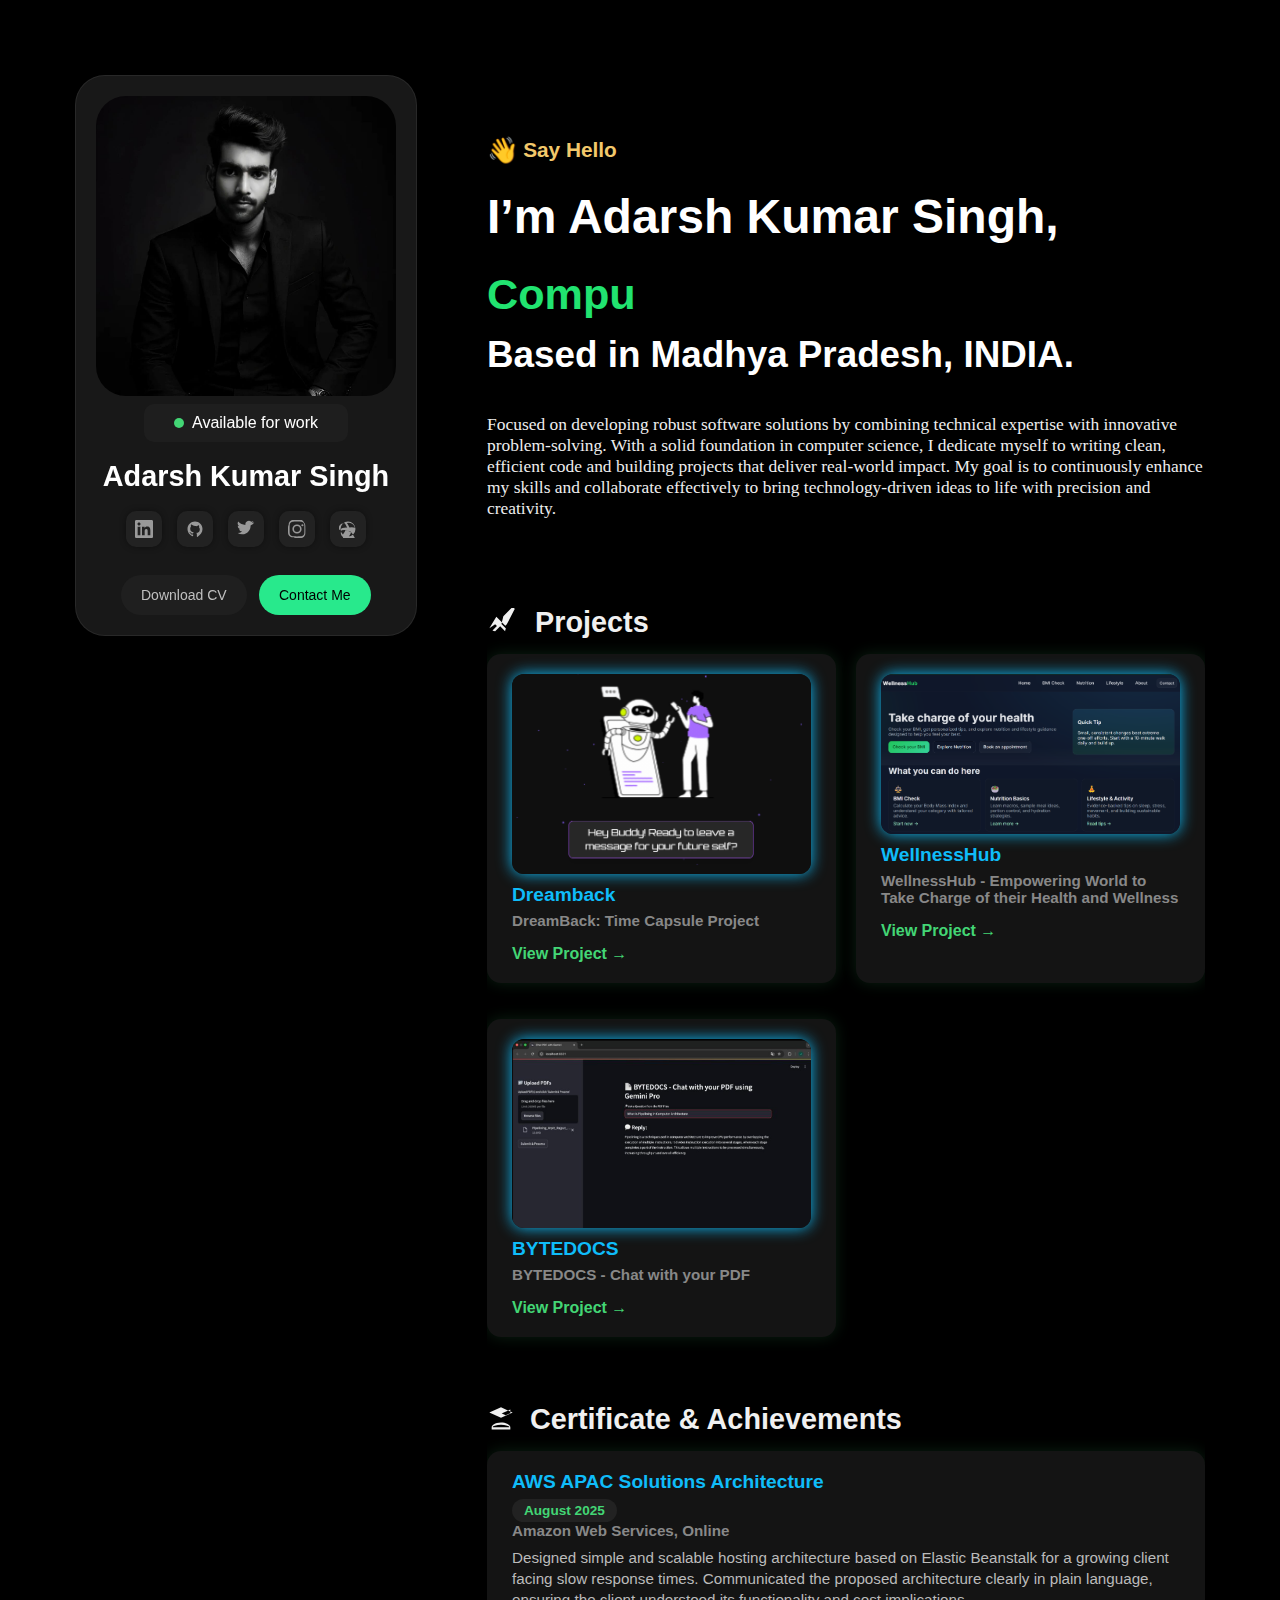
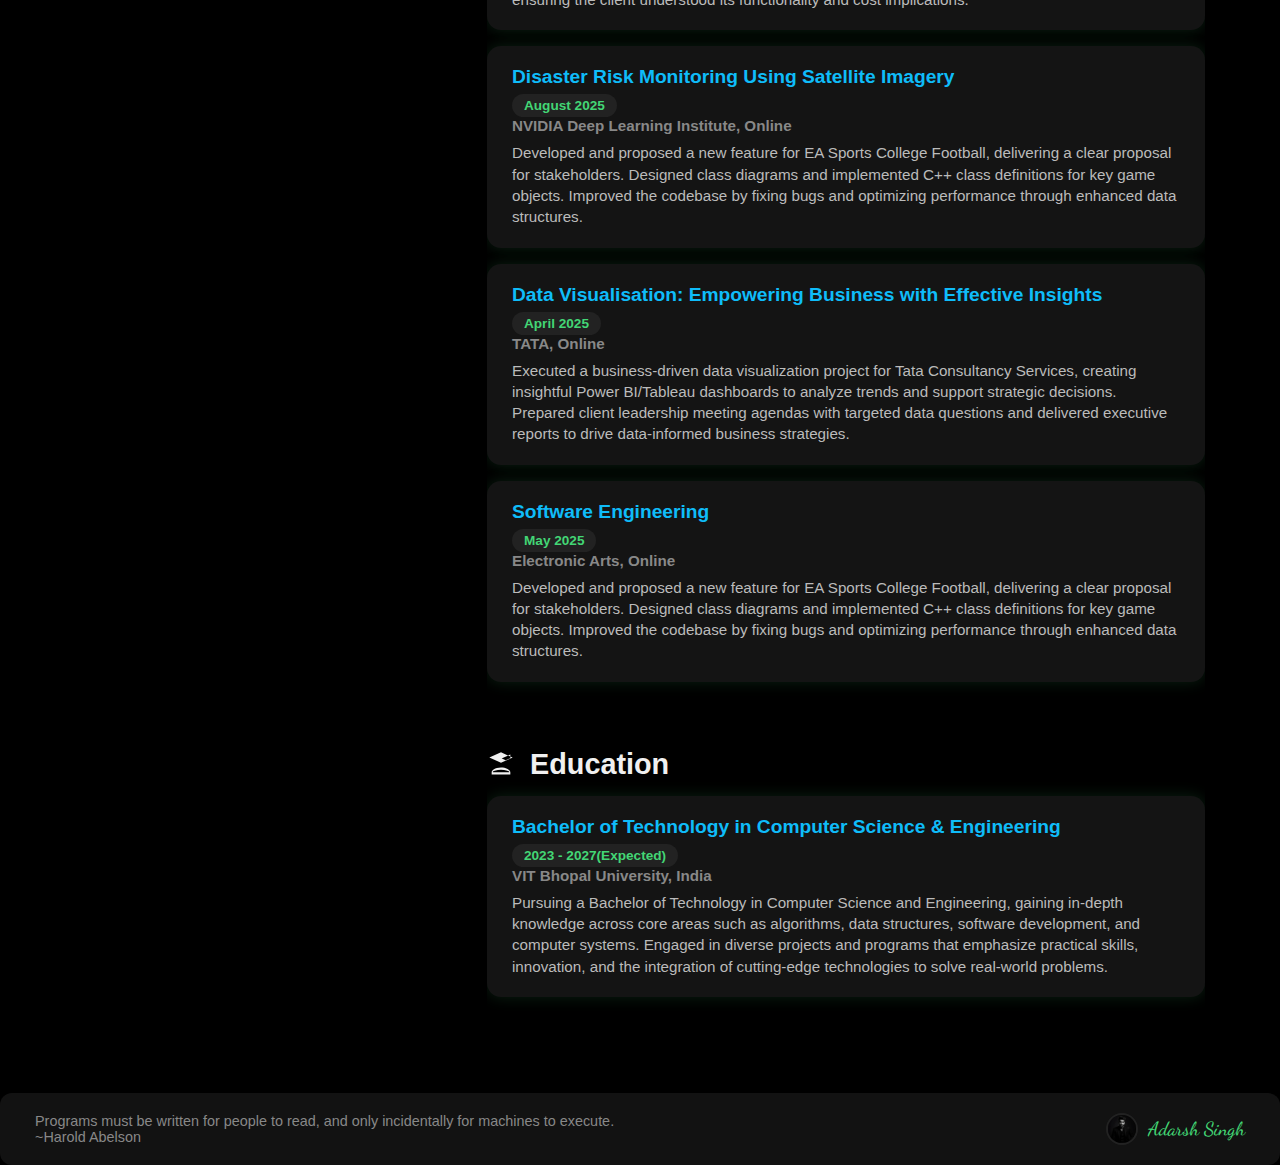
<file: index.html>
<!DOCTYPE html>
<html lang="en">
<head>
  <meta charset="UTF-8" />
  <meta name="viewport" content="width=device-width, initial-scale=1" />
  <title> Adarsh Kumar Singh | Portfolio</title>
  <link href="https://fonts.googleapis.com/css2?family=Dancing+Script&family=Inter:wght@400;600&display=swap" rel="stylesheet" />
  <link href="./Portfoliostyle.css" rel="stylesheet"> 
</head>
<body>

  <div class="container">

    <!-- Left Sidebar -->
    <aside class="sidebar" role="complementary" aria-label="Profile sidebar">
      <img src="./assets/trial1.jpg" alt="Adarsh Kumar Singh" class="profile-pic" />
      <div class="availability" aria-label="Work availability">
        <span class="availability-dot"></span> Available for work
      </div>
      <h1 class="name">Adarsh Kumar Singh</h1>
      <nav class="social-links" aria-label="Social media links">
        <a href="https://www.linkedin.com/in/adarsh-singh-a8b681281" aria-label="LinkedIn" target="_blank" rel="noopener noreferrer">
          <svg width="24" height="24" viewBox="0 0 24 24" fill="currentColor"><path d="M20.447 20.452h-3.554v-5.569c0-1.328-.027-3.037-1.852-3.037-1.853 0-2.136 1.445-2.136 2.939v5.667H9.351V9h3.414v1.561h.046c.477-.9 1.637-1.85 3.37-1.85 3.601 0 4.267 2.37 4.267 5.455v6.286zM5.337 7.433c-1.144 0-2.063-.926-2.063-2.065 0-1.138.92-2.063 2.063-2.063 1.14 0 2.064.925 2.064 2.063 0 1.139-.925 2.065-2.064 2.065zm1.782 13.019H3.555V9h3.564v11.452zM22.225 0H1.771C.792 0 0 .774 0 1.729v20.542C0 23.227.792 24 1.771 24h20.451C23.2 24 24 23.227 24 22.271V1.729C24 .774 23.2 0 22.222 0h.003z"/></svg>
        </a>
        <a href="https://github.com/Adarsh0414" aria-label="GitHub" target="_blank" rel="noopener noreferrer">
          <svg width="24" height="24" viewBox="0 0 24 24" fill="currentColor"><path d="M12 2C6.477 2 2 6.484 2 12.012c0 4.418 2.865 8.167 6.839 9.489.5.092.682-.217.682-.482 0-.237-.009-.868-.014-1.703-2.782.605-3.369-1.343-3.369-1.343-.454-1.155-1.11-1.464-1.11-1.464-.908-.62.069-.607.069-.607 1.004.07 1.532 1.036 1.532 1.036.893 1.532 2.341 1.089 2.91.834.092-.647.349-1.089.636-1.34-2.221-.253-4.555-1.113-4.555-4.951 0-1.091.39-1.984 1.029-2.683-.103-.253-.447-1.272.098-2.65 0 0 .84-.27 2.75 1.025A9.563 9.563 0 0 1 12 7.845c.85.004 1.705.115 2.505.338 1.908-1.296 2.747-1.025 2.747-1.025.546 1.378.202 2.397.1 2.65.64.699 1.029 1.592 1.029 2.683 0 3.847-2.337 4.695-4.566 4.944.359.31.678.921.678 1.857 0 1.34-.013 2.421-.013 2.749 0 .268.18.579.688.48C19.138 20.175 22 16.426 22 12.012 22 6.484 17.523 2 12 2z"/></svg>
        </a>
        <a href="https://x.com/AdarshSingh369" aria-label="Twitter" target="_blank" rel="noopener noreferrer">
          <svg width="24" height="24" viewBox="0 0 24 24" fill="currentColor"><path d="M23 3a10.9 10.9 0 0 1-3.14.86 4.48 4.48 0 0 0 2-2.48 9.09 9.09 0 0 1-2.88 1.1 4.52 4.52 0 0 0-7.71 4.13A12.83 12.83 0 0 1 1.67 2.15a4.48 4.48 0 0 0 1.4 6.04 4.5 4.5 0 0 1-2.05-.56v.06a4.52 4.52 0 0 0 3.62 4.42 4.5 4.5 0 0 1-2.04.08 4.51 4.51 0 0 0 4.2 3.12 9.43 9.43 0 0 1-5.83 2.01 11 11 0 0 0 6 1.76c7.18 0 11.12-6 11.12-11.12 0-.17-.01-.35-.02-.52A7.78 7.78 0 0 0 23 3z"/></svg>
        </a>
        <a href="https://www.instagram.com/_adarsh.369_/?show_story_unavailable=1" aria-label="Instagram" target="_blank" rel="noopener noreferrer" tabindex="0">
          <svg width="24" height="24" viewBox="0 0 24 24" fill="currentColor"><path d="M12 2.163c3.204 0 3.584.012 4.85.07 1.366.062 2.633.34 3.608 1.314.976.975 1.254 2.243 1.316 3.608.058 1.266.069 1.646.069 4.85s-.012 3.584-.07 4.85c-.062 1.365-.34 2.633-1.314 3.608-.975.976-2.242 1.254-3.608 1.316-1.266.058-1.646.069-4.85.069s-3.584-.012-4.85-.07c-1.365-.062-2.633-.34-3.608-1.314-.976-.975-1.254-2.243-1.316-3.608C2.175 15.734 2.163 15.354 2.163 12s.012-3.584.07-4.85c.062-1.365.34-2.633 1.314-3.608.975-.974 2.242-1.252 3.608-1.314C8.416 2.175 8.796 2.163 12 2.163zm0-2.163C8.737 0 8.333.013 7.053.072c-1.675.077-3.18.534-4.402 1.756-1.223 1.223-1.68 2.727-1.756 4.402C.013 8.333 0 8.737 0 12c0 3.263.013 3.667.072 4.947.077 1.675.534 3.18 1.756 4.402 1.223 1.223 2.727 1.68 4.402 1.756C8.333 23.987 8.737 24 12 24c3.263 0 3.667-.013 4.947-.072 1.675-.077 3.18-.534 4.402-1.756 1.223-1.223 1.68-2.727 1.756-4.402.059-1.28.072-1.684.072-4.947 0-3.263-.013-3.667-.072-4.947-.077-1.675-.534-3.18-1.756-4.402C20.13.606 18.625.149 16.95.072 15.669.013 15.263 0 12 0zm0 5.838a6.162 6.162 0 1 0 0 12.324 6.162 6.162 0 0 0 0-12.324zm0 10.162A3.999 3.999 0 1 1 12 8a3.999 3.999 0 0 1 0 7.999zm7.21-10.406a1.44 1.44 0 1 0 0 2.88 1.44 1.44 0 0 0 0-2.88z"/></svg>
        </a>
        <a href="#" aria-label="Dribbble" target="_blank" rel="noopener noreferrer">
          <svg width="24" height="24" viewBox="0 0 24 24" fill="currentColor"><path d="M12 2.04a9.96 9.96 0 1 0 9.96 9.96A9.97 9.97 0 0 0 12 2.04zm6.694 3.978a7.013 7.013 0 0 1 2.482 4.17 15.897 15.897 0 0 0-7.3-.198 31.586 31.586 0 0 0-3.3-5.9 7.893 7.893 0 0 1 8.117 1.928zm-11.004-1.715a30.468 30.468 0 0 1 3.286 5.896 16.88 16.88 0 0 0-11.02 3.106 7.034 7.034 0 0 1 7.734-9.002zm-4.23 9.513a13.62 13.62 0 0 1 12.7 2.763 24.95 24.95 0 0 1-3.9 6.5 7.021 7.021 0 0 1-8.776-1.99 6.97 6.97 0 0 1-.018-7.3zm1.965 5.29a21.46 21.46 0 0 0 3.39-5.77 33.8 33.8 0 0 1 6.49 2.106 27.55 27.55 0 0 1 5.682 8.2 6.983 6.983 0 0 1-15.562-4.53z"/></svg>
        </a>
      </nav>
      <div class="btn-group" role="group" aria-label="Profile actions">
        <a href="Adarsh Kumar Singh_Resume.pdf" download class="btn">Download CV</a>
        <a href="mailto:02adarshrajput@gmail.com" class="btn btn-primary">Contact Me</a>
      </div>
    </aside>

    <!-- Right Content -->
    <main class="content" role="main" aria-label="Main content">

      <!-- About Section -->
    <section id="about" tabindex="0" aria-labelledby="about-title">
        <h2 class="section-title" id="about-title" style="display: flex; align-items: center; gap: 0.2em; color: #f2c86b; font-size: 1.3rem; margin-bottom: 1.2em; margin-top: 2.9em;">
          <span role="img" aria-label="Waving Hand" style="font-size: 1.6rem;">👋</span>
          Say Hello
        </h2>
        <div style="line-height: 1.12; margin-bottom: 0.8em; max-width: 700px;">
          <span style="font-size: 3rem; font-weight: 700; color: #fff;">I’m Adarsh Kumar Singh,</span><br>
        </div>
        <div id="dynamic-job-container" style="width: 700px; text-align: left; margin-bottom: 1em;margin-top: 1.8em;">
          <span id="dynamic-job-title" style="font-size: 2.7rem; font-weight: 700; color: #21e370; transition: opacity 0.5s ease; white-space: nowrap; display: inline-block;">Graphics Designer</span><br>
        </div>
        <div>
        <span style="font-size: 2.3rem; font-weight: 700; color: #fff;">Based in Madhya Pradesh, INDIA.</span>
        </div>
        <p style="font-size:1.09rem; color:#eee; margin-bottom:2.1em; font-weight: 400; max-width: 990px; margin-top: 2.2em; font-family:Georgia, 'Times New Roman', Times, serif;">
        Focused on developing robust software solutions by combining technical expertise with innovative problem-solving. With a solid foundation in computer science, I dedicate myself to writing clean, efficient code and building projects that deliver real-world impact. My goal is to continuously enhance my skills and collaborate effectively to bring technology-driven ideas to life with precision and creativity.
        </p>
    </section>


      <!-- Projects -->
      <section id="projects" tabIndex="0" aria-labelledby="projects-title">
        <h2 class="section-title" id="projects-title">
          <svg viewBox="0 0 24 24" width="28" height="28" fill="currentColor" style="margin-right:8px;">
            <path d="M2 17.4L7 14l1.5 1.5-3.8 3.8c.7.4 1.5.6 2.3.7l4.3-4.3 4.2 4.2c.1-.8.4-1.6.7-2.3l-3.8-3.8L14 7l7.4-7.4c.4-.4 1-.4 1.4 0l.6.6c.4.4.4 1 0 1.4L17 14l-1.3 1.3-7.7-7.7L2 17.4z"/>
          </svg>
          Projects
        </h2>

        <div class="projects-grid">
          <article class="project-item" aria-label="Dreamback">
            <img src="./assets/image.png" alt="Dreamback Project Screenshot" />
            <h3 class="project-title">Dreamback</h3>
            <div class="project-category">DreamBack: Time Capsule Project</div>
            <a href="https://dreamback.vercel.app/" target="_blank" class="project-link" rel="noopener">View Project →</a>
          </article>
          <article class="project-item" aria-label="wellnessHub">
            <img src="./assets/WellnessHub.png" alt="wellnessHub Project Screenshot" />
            <h3 class="project-title">WellnessHub</h3>
            <div class="project-category">WellnessHub - Empowering World to Take Charge of their Health and Wellness</div>
            <a href="https://adarsh0414.github.io/WellnessHub/" target="_blank" class="project-link" rel="noopener">View Project →</a>
          </article>
          <article class="project-item" aria-label="BYTEDOCS Project Exhibition">
            <img src="./assets/BYTEDOCS.png" alt="BYTEDOCS Project Screenshot" />
            <h3 class="project-title">BYTEDOCS</h3>
            <div class="project-category">BYTEDOCS - Chat with your PDF</div>
            <a href="https://www.linkedin.com/in/adarsh-singh-a8b681281" target="_blank" class="project-link" rel="noopener">View Project →</a>
          </article>
        </div>
      </section>

      <!-- Certificates & Achievements -->
      <section id="Certificate" tabIndex="0" aria-labelledby="certificate-title">
        <h2 class="section-title" id="certificate-title">
          <svg width="28" height="30" viewBox="0 0 24 24" fill="currentColor" style="margin-right:3px;">
            <path d="M22 6.5L12 2 2 6.5l10 4.5 10-4.5zm-10 8.5c-5.33 0-8 2.67-8 4v2h16v-2c0-1.33-2.67-4-8-4zm0 2c3.87 0 6 .99 7 1.5v.5H5v-.5c1-.51 3.13-1.5 7-1.5zm-2-8.6l10-4.5v3.1l-4 1.8-6-2.7z"/>
          </svg>
          Certificate & Achievements
        </h2>
        <article class="certificate-item" aria-label="AWS APAC Solutions Architecture virtual experience program by AWS">
          <header>
            <h3 class="certificate-degree">AWS APAC Solutions Architecture</h3>
            <div class="certificate-duration">August 2025</div>
            <div class="certificate-institution">Amazon Web Services, Online</div>
          </header>
          <p class="certificate-desc">Designed simple and scalable hosting architecture based on Elastic Beanstalk for a growing client facing slow response times. Communicated the proposed architecture clearly in plain language, ensuring the client understood its functionality and cost implications.</p>
        </article>
        <article class="certificate-item" aria-label="Disaster Risk Monitoring Using Satellite Imagery by NVIDIA Deep Learning Institute">
          <header>
            <h3 class="certificate-degree">Disaster Risk Monitoring Using Satellite Imagery</h3>
            <div class="certificate-duration">August 2025</div>
            <div class="certificate-institution">NVIDIA Deep Learning Institute, Online</div>
          </header>
          <p class="certificate-desc">Developed and proposed a new feature for EA Sports College Football, delivering a clear proposal for stakeholders. Designed class diagrams and implemented C++ class definitions for key game objects. Improved the codebase by fixing bugs and optimizing performance through enhanced data structures.</p>
        </article>
        <article class="certificate-item" aria-label="Data Visualisation: Empowering Business with Effective Insights by TATA">
          <header>
            <h3 class="certificate-degree">Data Visualisation: Empowering Business with Effective Insights</h3>
            <div class="certificate-duration">April 2025</div>
            <div class="certificate-institution">TATA, Online</div>
          </header>
          <p class="certificate-desc">Executed a business-driven data visualization project for Tata Consultancy Services, creating insightful Power BI/Tableau dashboards to analyze trends and support strategic decisions. Prepared client leadership meeting agendas with targeted data questions and delivered executive reports to drive data-informed business strategies.</p>
        </article>
        <article class="certificate-item" aria-label="Software Engineering virtual experience program by Electronic Arts">
          <header>
            <h3 class="certificate-degree">Software Engineering</h3>
            <div class="certificate-duration">May 2025</div>
            <div class="certificate-institution">Electronic Arts, Online</div>
          </header>
          <p class="certificate-desc">Developed and proposed a new feature for EA Sports College Football, delivering a clear proposal for stakeholders. Designed class diagrams and implemented C++ class definitions for key game objects. Improved the codebase by fixing bugs and optimizing performance through enhanced data structures.</p>
        </article>
      </section>
  <!-- Education -->
      <section id="education" tabIndex="0" aria-labelledby="education-title">
        <h2 class="section-title" id="education-title">
          <svg width="28" height="30" viewBox="0 0 24 24" fill="currentColor" style="margin-right:3px;">
            <path d="M22 6.5L12 2 2 6.5l10 4.5 10-4.5zm-10 8.5c-5.33 0-8 2.67-8 4v2h16v-2c0-1.33-2.67-4-8-4zm0 2c3.87 0 6 .99 7 1.5v.5H5v-.5c1-.51 3.13-1.5 7-1.5zm-2-8.6l10-4.5v3.1l-4 1.8-6-2.7z"/>
          </svg>
          Education
        </h2>
        <article class="education-item" aria-label="Bachelor of Technology in Computer Science & Engineering from VIT Bhopal University">
          <header>
            <h3 class="education-degree">Bachelor of Technology in Computer Science & Engineering</h3>
            <div class="education-duration">2023 - 2027(Expected)</div>
            <div class="education-institution">VIT Bhopal University, India</div>
          </header>
          <p class="education-desc">Pursuing a Bachelor of Technology in Computer Science and Engineering, gaining in-depth knowledge across core areas such as algorithms, data structures, software development, and computer systems. Engaged in diverse projects and programs that emphasize practical skills, innovation, and the integration of cutting-edge technologies to solve real-world problems.</p>
        </article>
    </main>
  </div>
  <footer>
        <div class="footer-left">
          Programs must be written for people to read, and only incidentally for machines to execute.<br>~Harold Abelson
        </div>
        <div class="footer-center">
          <img src="./assets/trial1.jpg" alt="Adarsh Singh Profile" />
          Adarsh Singh
        </div>
      </footer>
<script src="./Portfolio.js"></script>
</body>
</html>
</file>
<file: Portfoliostyle.css>
/* Define the variable globally */
:root {
  --framer-font-family: "Space Grotesk", "Space Grotesk Placeholder", sans-serif;
}

/* Reset & Base Styles */
* {
  box-sizing: border-box;
  margin: 0;
  padding: 0;
  scroll-behavior: smooth;
  font-family: var(--framer-font-family);
}

html, body {
  height: 100%;
  font-family: var(--framer-font-family);
  background-color: #000000;
  color: #f0f0f0;
  -webkit-font-smoothing: inherit;
  -moz-osx-font-smoothing: grayscale;
}

a {
  color: inherit;
  text-decoration: none;
  cursor: pointer;
}

img {
  display: block;
  max-width: 100%;
  height: auto;
}

button {
  cursor: pointer;
  border: none;
  outline: none;
}

/* Layout */
.container {
  display: flex;
  min-height: 100vh;
  max-width: 1900px;
  margin: 55px;
  padding: 20px;
  gap: 70px;
}

/* Left Sidebar */
.sidebar {
  flex: none;
  background: #181818;
  border-radius: 30px;
  box-shadow: 0 0 30px #0006;
  padding: 20px 20px;
  min-width: 330px;
  display: flex;
  flex-direction: column;
  align-items: center;
  gap: 8px;
  position: sticky;
  top: 60px;
  height: fit-content;

  /* Border via custom properties */
  --border-bottom-width: 1px;
  --border-color: rgba(255,255,255,0.07);
  --border-left-width: 1px;
  --border-right-width: 1px;
  --border-style: solid;
  --border-top-width: 1px;
  border-width: var(--border-top-width) var(--border-right-width) var(--border-bottom-width) var(--border-left-width);
  border-color: var(--border-color);
  border-style: var(--border-style);
  
  will-change: transform, opacity;
  transform: none;
  transition: transform 0.3s ease, opacity 0.3s ease;
}

/* Profile Pic */
.profile-pic {
  display: block;
  width: 300px;
  height: 300px;
  border-radius: inherit;
  object-position: center center;
  object-fit: fill; 
}

/* Name */
.name {
  font-weight: 700;
  font-size: 1.8rem;
  color: #ffffff;
  margin-top: 10px;
  text-align: center;
}

/* Availability */
.availability {
  display: inline-flex;
  align-items: center;
  gap: 8px;
  background-color: #1e1e1e;
  border-radius: 10px;
  border-color: rgba(255, 255, 255, 0.12);
  padding: 10px 30px;
  font-size: 1rem;
  color: #ffffff;
}
.availability-dot {
  width: 10px;
  height: 10px;
  background-color: #43d675;
  border-radius: 50%;
}

/* Social Icons */
.social-links {
  display: flex;
  gap: 15px;
  margin: 10px 0 20px;
}
.social-links a {
  display: flex;
  justify-content: center;
  align-items: center;
  width: 36px;
  height: 36px;
  background-color: #222;
  border-radius: 10px;
  box-shadow: 0 0 6px rgba(0,0,0,0.4);
  transition: background-color 0.3s ease;
}
.social-links a:hover {
  background-color: #0fbcf9;
  box-shadow: 0 0 10px #0fbcf9;
}
.social-links svg {
  width: 18px;
  height: 18px;
  fill: #999;
  transition: fill 0.3s ease;
}
.social-links a:hover svg {
  fill: #fff;
}

/* Action Buttons */
.btn-group {
  justify-content: center;
  padding: 0;
  display: flex;
  flex: none;
  flex-direction: row;
  gap: 12px;
  width: 200px;
}

.btn {
  gap: 5px;
  font-size: 14px;
  line-height: 1em;
  /* Update font-family here, or inherit from global */
  font-family: var(--framer-font-family);
  font-weight: 500;
  width: 900px;
  height: 30px;
  display: flex;
  place-items: center;
  text-decoration: none;
  font-style: normal;
  letter-spacing: 0em;
  padding: 20px 20px;
  color: rgb(191, 191, 191);
  background-color: rgb(31, 31, 31);
  border-radius: 200px;
  user-select: none;
  white-space: nowrap;
  cursor: pointer;
  will-change: transform, opacity;
}

.btn-primary {
  height: 30px;
  width: 900px;
  background-color: rgb(40, 233, 140);
  color: #000000;
}

.btn:hover {
  background-color: #0a91b8;
  border-color: #0a91b8;
  box-shadow: 0 0 15px #0a91b8;
  color: white;
}

/* Right Content */
.content {
  flex: 1;
  display: flex;
  flex-direction: column;
  gap: 50px;
  overflow-x: hidden;
}

/* Animation */
#dynamic-job-container {
  width: 700px; /* Adjust width to fit longest job title */
  height: 2.8rem; /* reserve vertical space */
  overflow: hidden;
  text-align: left;
}

#dynamic-job-title {
  display: inline-block;
  white-space: nowrap;
  vertical-align: bottom;
  line-height: 1;
  display: inline-block;
  transition: opacity 0.3s ease;
  /* Set the width to the longest title's width to keep space reserved */
  min-width: 14ch; /* About 14 characters width, adjust as needed */
}

/* Section Titles */
.section-title {
  font-weight: 700;
  font-size: 1.8rem;
  margin-bottom: 15px;
  display: flex;
  align-items: center;
  gap: 12px;
  font-family: var(--framer-font-family);
}
.section-title svg {
  width: 28px;
  height: 28px;
}

.education-item, .project-item, .certificate-item {
  background: #141414;
  border-radius: 14px;
  padding: 20px 25px;
  box-shadow: 0 0 15px rgba(67,214,117,0.15);
  color: #d1d1d1;
  margin-bottom: 16px;
  transition: transform 0.3s ease;
  font-family: var(--framer-font-family);
}
.education-item:hover, .project-item:hover, .certificate-item:hover {
  transform: translateY(-4px);
  box-shadow: 0 0 20px #43d675;
}
.education-degree, .project-title, .certificate-degree {
  font-weight: 700;
  font-size: 1.2rem;
  margin-bottom: 6px;
  color: #0fbcf9;
  font-family: var(--framer-font-family);
}
.education-institution, .project-category, .certificate-institution {
  font-size: 0.95rem;
  font-weight: 600;
  color: #888;
  margin-bottom: 8px;
  font-family: var(--framer-font-family);
}
.education-duration, .certificate-duration {
  font-size: 0.85rem;
  background-color: #222;
  border-radius: 12px;
  padding: 4px 12px;
  display: inline-block;
  color: #43d675;
  font-weight: 600;
  font-family: var(--framer-font-family);
}
.education-desc, .certificate-desc {
  font-size: 0.95rem;
  line-height: 1.4;
  color: #bbb;
  font-family: var(--framer-font-family);
}

/* Projects */
.projects-grid {
  display: grid;
  grid-template-columns: repeat(auto-fit,minmax(260px,1fr));
  gap: 20px;
}
.project-item img {
  border-radius: 12px;
  margin-bottom: 10px;
  box-shadow: 0 0 15px #0fbcf9;
  transition: transform 0.3s ease;
}
.project-item img:hover {
  transform: scale(1.05);
}
.project-link {
  display: inline-block;
  margin-top: 8px;
  font-weight: 600;
  color: #43d675;
  transition: color 0.3s ease;
}
.project-link:hover {
  color: #0fbcf9;
}

/* Footer */
footer {
  margin-top: 60px;
  padding: 20px 35px;
  background: #121212;
  color: #888;
  font-weight: 500;
  font-size: 0.9rem;
  display: flex;
  align-items: center;
  justify-content: space-between;
  border-radius: 12px;
  gap: 20px;
  flex-wrap: wrap;
  font-family: var(--framer-font-family);
}
footer .footer-left {
  display: flex;
  align-items: center;
  gap: 8px;
}

footer .footer-center {
  display: flex;
  align-items: center;
  gap: 10px;
  font-family: 'Dancing Script', cursive;
  font-size: 1.2rem;
  color: #43d675;
}
footer .footer-center img {
  width: 32px;
  height: 32px;
  border-radius: 50%;
  border: 2px solid #222;
  object-fit: cover;
}

/* Buttons hover effect */
.btn:focus-visible {
  outline: 3px solid #0fbcf9;
  outline-offset: 3px;
}

/* Responsive */
@media (max-width: 960px) {
  .container {
    flex-direction: column;
    padding: 20px 15px;
  }
  .sidebar {
    width: 100%;
    position: relative;
    top: auto;
    padding: 20px 15px;
    flex-direction: row;
    justify-content: start;
    gap: 15px;
    overflow-x: auto;
    border-radius: 0 0 20px 20px;
  }
  .profile-pic {
    width: 90px;
    height: 90px;
    border-width: 3px;
  }
  .btn-group {
    flex-direction: row;
    flex-wrap: nowrap;
    overflow-x: auto;
  }
  .btn {
    flex: 1 0 48%;
    white-space: nowrap;
  }
  .content {
    gap: 40px;
  }
  footer {
    flex-direction: column;
    gap: 18px;
  }
}

.particle {
  position: absolute;
  width: 10px;
  height: 10px;
  border-radius: 50%;
  pointer-events: none;
  z-index: 9999;
  animation: fade-out 1s forwards;
}

@keyframes fade-out {
  from {
    opacity: 1;
    transform: scale(1);
  }
  to {
    opacity: 0;
    transform: scale(0) rotate(360deg);
  }
}
</file>
